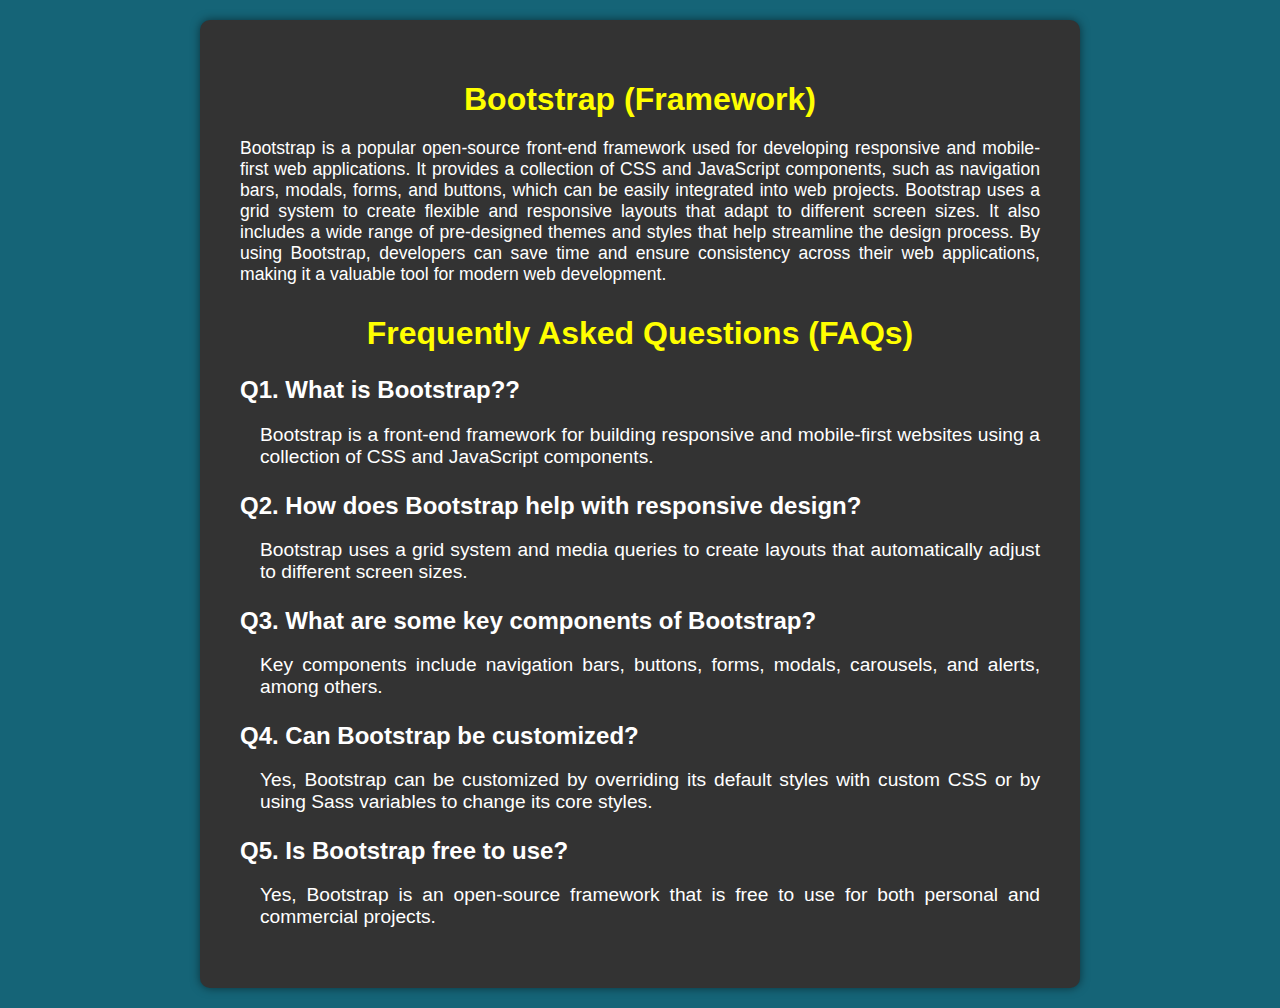
<file: Bootstrap.html>
<!DOCTYPE html>
<html lang="en">
<head>
    <meta charset="UTF-8">
    <meta name="viewport" content="width=device-width, initial-scale=1.0">
    <title>Bootstrap Details</title>
    <link rel="stylesheet" href="CSS/HyperTextMarkupLanguage.css">
</head>
<body>
    <div class="container">
        <h1>Bootstrap (Framework)</h1>
        <p>Bootstrap is a popular open-source front-end framework used for developing responsive and mobile-first web applications. It provides a collection of CSS and JavaScript components, such as navigation bars, modals, forms, and buttons, which can be easily integrated into web projects. Bootstrap uses a grid system to create flexible and responsive layouts that adapt to different screen sizes. It also includes a wide range of pre-designed themes and styles that help streamline the design process. By using Bootstrap, developers can save time and ensure consistency across their web applications, making it a valuable tool for modern web development.</p>
        <h2>Frequently Asked Questions (FAQs)</h2>
        <div class="faq">
            <div class="faq-item">
                <h3>Q1. What is Bootstrap??</h3>
                <p>Bootstrap is a front-end framework for building responsive and mobile-first websites using a collection of CSS and JavaScript components.</p>
            </div>
            <div class="faq-item">
                <h3>Q2. How does Bootstrap help with responsive design?</h3>
                <p>Bootstrap uses a grid system and media queries to create layouts that automatically adjust to different screen sizes.</p>
            </div>
            <div class="faq-item">
                <h3>Q3. What are some key components of Bootstrap?</h3>
                <p>Key components include navigation bars, buttons, forms, modals, carousels, and alerts, among others.</p>
            </div>
            <div class="faq-item">
                <h3>Q4. Can Bootstrap be customized?</h3>
                <p>Yes, Bootstrap can be customized by overriding its default styles with custom CSS or by using Sass variables to change its core styles.</p>
            </div>
            <div class="faq-item">
                <h3>Q5. Is Bootstrap free to use?</h3>
                <p>Yes, Bootstrap is an open-source framework that is free to use for both personal and commercial projects.</p>
            </div>
        </div>
    </div>
</body>
</html>
</file>
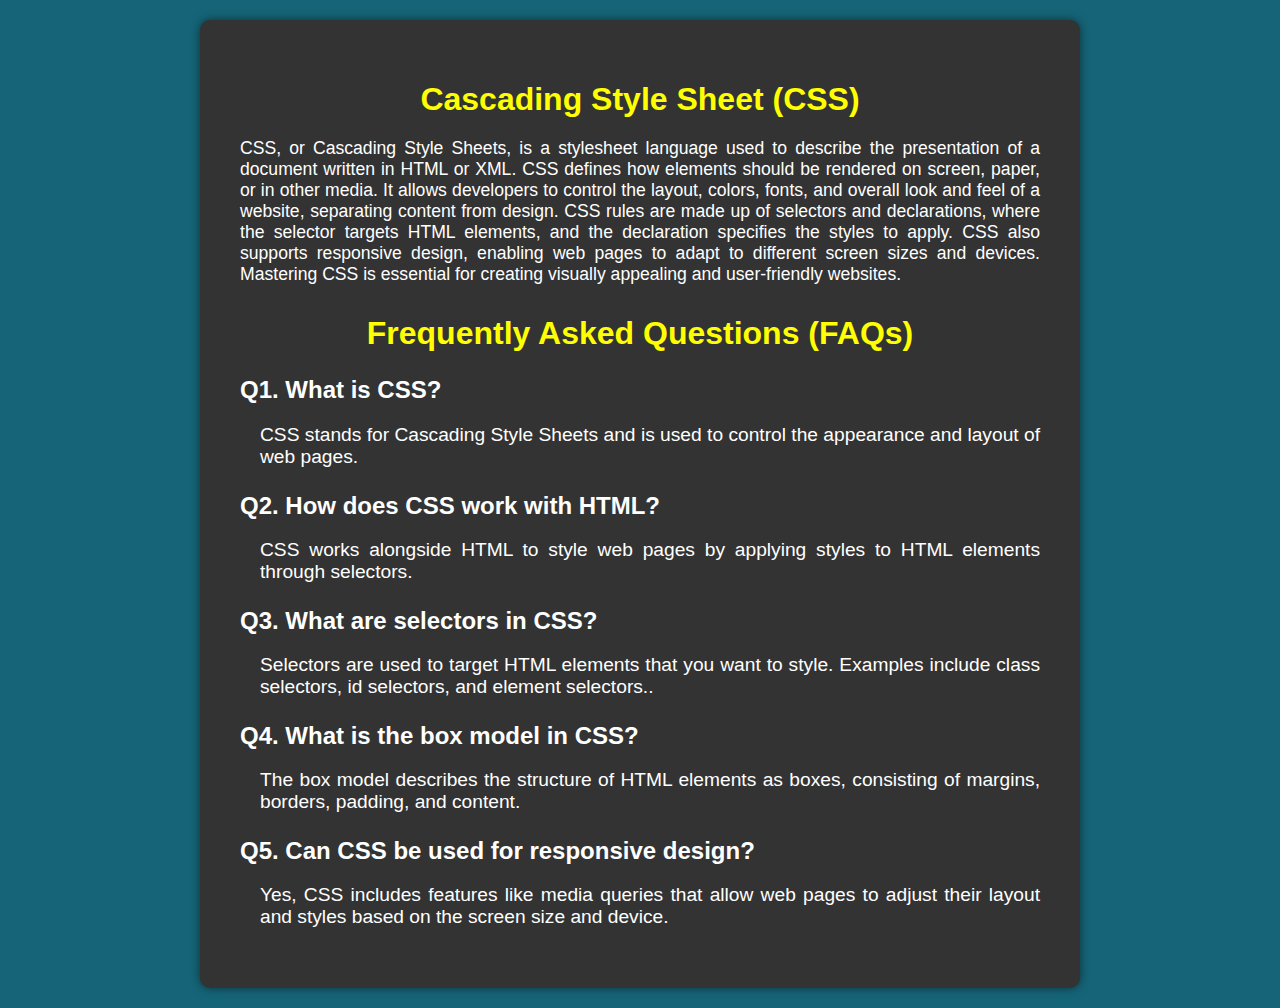
<file: CascadingStyleSheet.html>
<!DOCTYPE html>
<html lang="en">
<head>
    <meta charset="UTF-8">
    <meta name="viewport" content="width=device-width, initial-scale=1.0">
    <title>Cascading Style Sheet Details</title>
    <link rel="stylesheet" href="CSS/HyperTextMarkupLanguage.css">
</head>
<body>
    <div class="container">
        <h1>Cascading Style Sheet (CSS)</h1>
        <p>CSS, or Cascading Style Sheets, is a stylesheet language used to describe the presentation of a document written in HTML or XML. CSS defines how elements should be rendered on screen, paper, or in other media. It allows developers to control the layout, colors, fonts, and overall look and feel of a website, separating content from design. CSS rules are made up of selectors and declarations, where the selector targets HTML elements, and the declaration specifies the styles to apply. CSS also supports responsive design, enabling web pages to adapt to different screen sizes and devices. Mastering CSS is essential for creating visually appealing and user-friendly websites.</p>
        <h2>Frequently Asked Questions (FAQs)</h2>
        <div class="faq">
            <div class="faq-item">
                <h3>Q1. What is CSS?</h3>
                <p>CSS stands for Cascading Style Sheets and is used to control the appearance and layout of web pages.</p>
            </div>
            <div class="faq-item">
                <h3>Q2. How does CSS work with HTML?</h3>
                <p>CSS works alongside HTML to style web pages by applying styles to HTML elements through selectors.</p>
            </div>
            <div class="faq-item">
                <h3>Q3. What are selectors in CSS?</h3>
                <p>Selectors are used to target HTML elements that you want to style. Examples include class selectors, id selectors, and element selectors..</p>
            </div>
            <div class="faq-item">
                <h3>Q4. What is the box model in CSS?</h3>
                <p>The box model describes the structure of HTML elements as boxes, consisting of margins, borders, padding, and content.</p>
            </div>
            <div class="faq-item">
                <h3>Q5. Can CSS be used for responsive design?</h3>
                <p>Yes, CSS includes features like media queries that allow web pages to adjust their layout and styles based on the screen size and device.</p>
            </div>
        </div>
    </div>
</body>
</html>
</file>
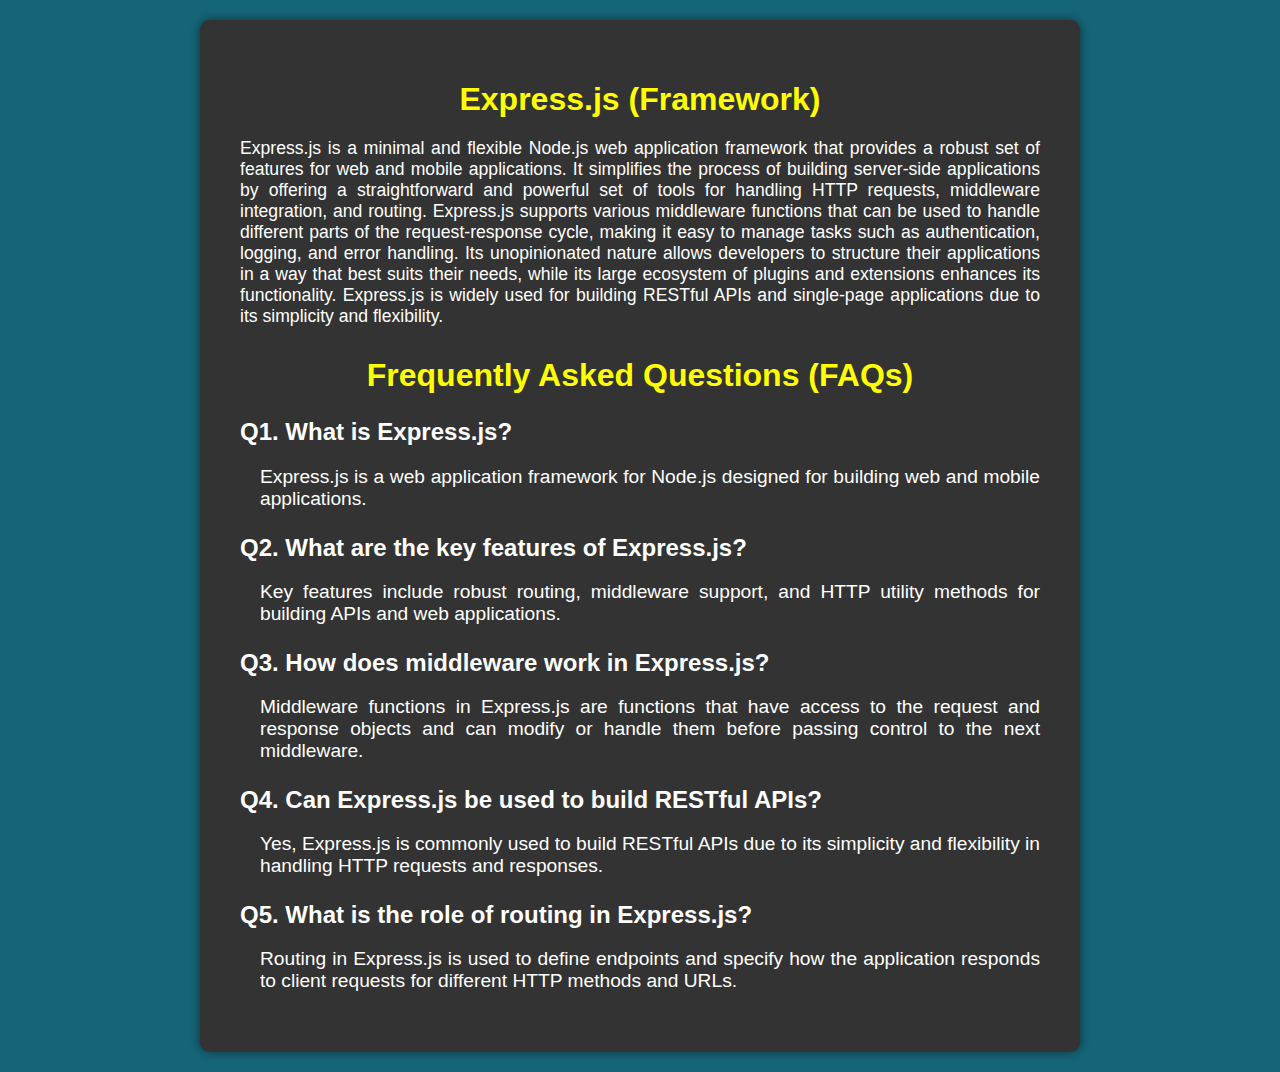
<file: Express.html>
<!DOCTYPE html>
<html lang="en">
<head>
    <meta charset="UTF-8">
    <meta name="viewport" content="width=device-width, initial-scale=1.0">
    <title>Express.js Details</title>
    <link rel="stylesheet" href="CSS/HyperTextMarkupLanguage.css">
</head>
<body>
    <div class="container">
        <h1>Express.js (Framework)</h1>
        <p>Express.js is a minimal and flexible Node.js web application framework that provides a robust set of features for web and mobile applications. It simplifies the process of building server-side applications by offering a straightforward and powerful set of tools for handling HTTP requests, middleware integration, and routing. Express.js supports various middleware functions that can be used to handle different parts of the request-response cycle, making it easy to manage tasks such as authentication, logging, and error handling. Its unopinionated nature allows developers to structure their applications in a way that best suits their needs, while its large ecosystem of plugins and extensions enhances its functionality. Express.js is widely used for building RESTful APIs and single-page applications due to its simplicity and flexibility.</p>
        <h2>Frequently Asked Questions (FAQs)</h2>
        <div class="faq">
            <div class="faq-item">
                <h3>Q1. What is Express.js?</h3>
                <p>Express.js is a web application framework for Node.js designed for building web and mobile applications.</p>
            </div>
            <div class="faq-item">
                <h3>Q2. What are the key features of Express.js?</h3>
                <p>Key features include robust routing, middleware support, and HTTP utility methods for building APIs and web applications.</p>
            </div>
            <div class="faq-item">
                <h3>Q3. How does middleware work in Express.js?</h3>
                <p>Middleware functions in Express.js are functions that have access to the request and response objects and can modify or handle them before passing control to the next middleware.</p>
            </div>
            <div class="faq-item">
                <h3>Q4. Can Express.js be used to build RESTful APIs?</h3>
                <p>Yes, Express.js is commonly used to build RESTful APIs due to its simplicity and flexibility in handling HTTP requests and responses.</p>
            </div>
            <div class="faq-item">
                <h3>Q5. What is the role of routing in Express.js?</h3>
                <p>Routing in Express.js is used to define endpoints and specify how the application responds to client requests for different HTTP methods and URLs.</p>
            </div>
        </div>
    </div>
</body>
</html>
</file>
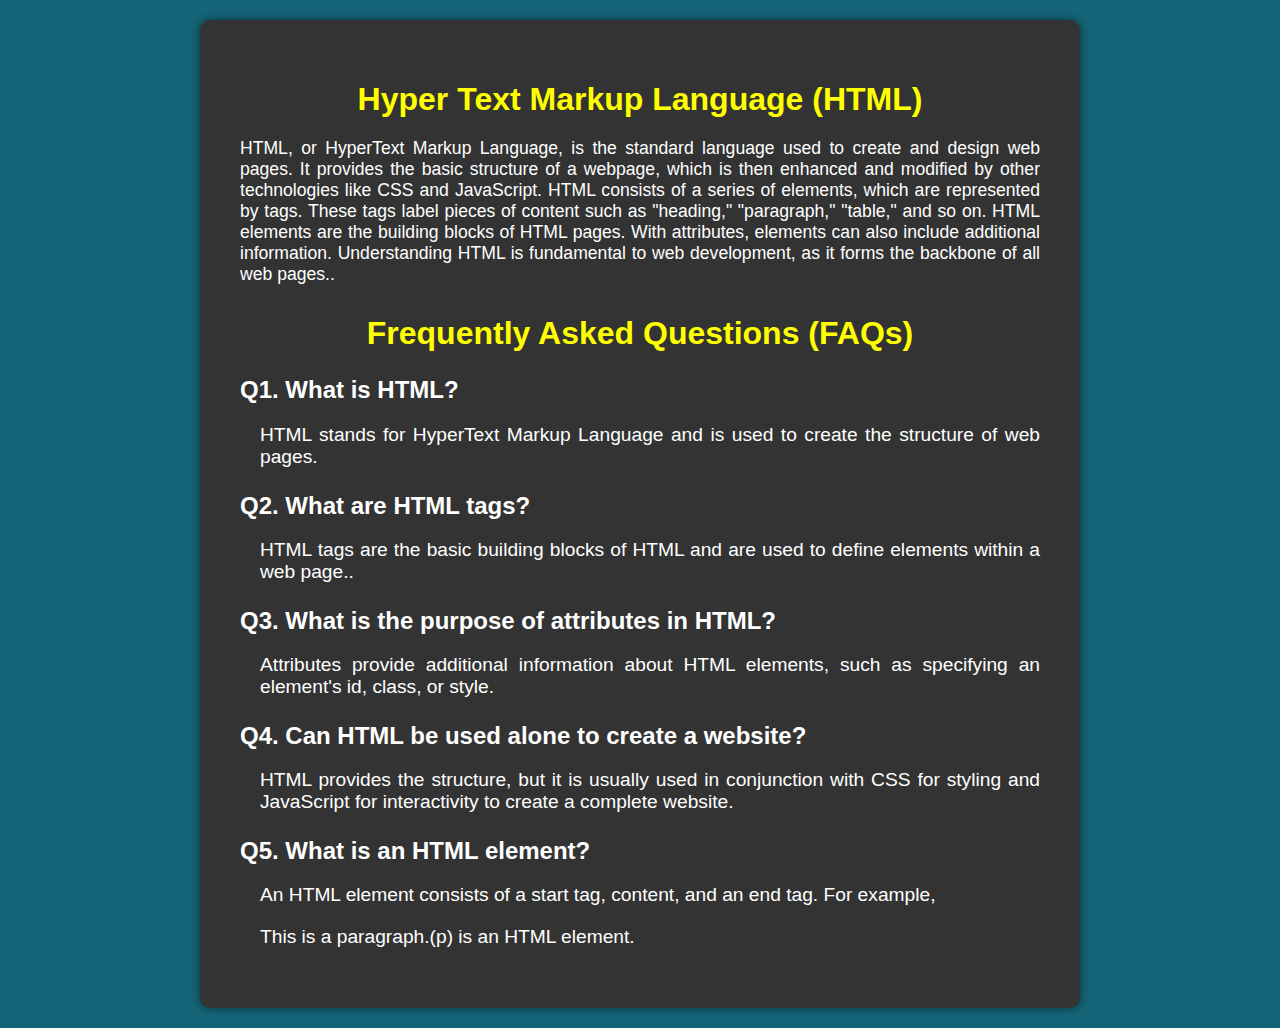
<file: HyperTextMarkupLanguage.html>
<!DOCTYPE html>
<html lang="en">
<head>
    <meta charset="UTF-8">
    <meta name="viewport" content="width=device-width, initial-scale=1.0">
    <title>Hyper Text Markup Language Details</title>
    <link rel="stylesheet" href="CSS/HyperTextMarkupLanguage.css">
</head>
<body>
    <div class="container">
        <h1>Hyper Text Markup Language (HTML)</h1>
        <p>HTML, or HyperText Markup Language, is the standard language used to create and design web pages. It provides the basic structure of a webpage, which is then enhanced and modified by other technologies like CSS and JavaScript. HTML consists of a series of elements, which are represented by tags. These tags label pieces of content such as "heading," "paragraph," "table," and so on. HTML elements are the building blocks of HTML pages. With attributes, elements can also include additional information. Understanding HTML is fundamental to web development, as it forms the backbone of all web pages..</p>
        <h2>Frequently Asked Questions (FAQs)</h2>
        <div class="faq">
            <div class="faq-item">
                <h3>Q1. What is HTML?</h3>
                <p>HTML stands for HyperText Markup Language and is used to create the structure of web pages.</p>
            </div>
            <div class="faq-item">
                <h3>Q2. What are HTML tags?</h3>
                <p>HTML tags are the basic building blocks of HTML and are used to define elements within a web page..</p>
            </div>
            <div class="faq-item">
                <h3>Q3. What is the purpose of attributes in HTML?</h3>
                <p>Attributes provide additional information about HTML elements, such as specifying an element's id, class, or style.</p>
            </div>
            <div class="faq-item">
                <h3>Q4. Can HTML be used alone to create a website?</h3>
                <p>HTML provides the structure, but it is usually used in conjunction with CSS for styling and JavaScript for interactivity to create a complete website.</p>
            </div>
            <div class="faq-item">
                <h3>Q5. What is an HTML element?</h3>
                <p>An HTML element consists of a start tag, content, and an end tag. For example, <p>This is a paragraph.(p) is an HTML element.</p>
            </div>
        </div>
    </div>
</body>
</html>
</file>
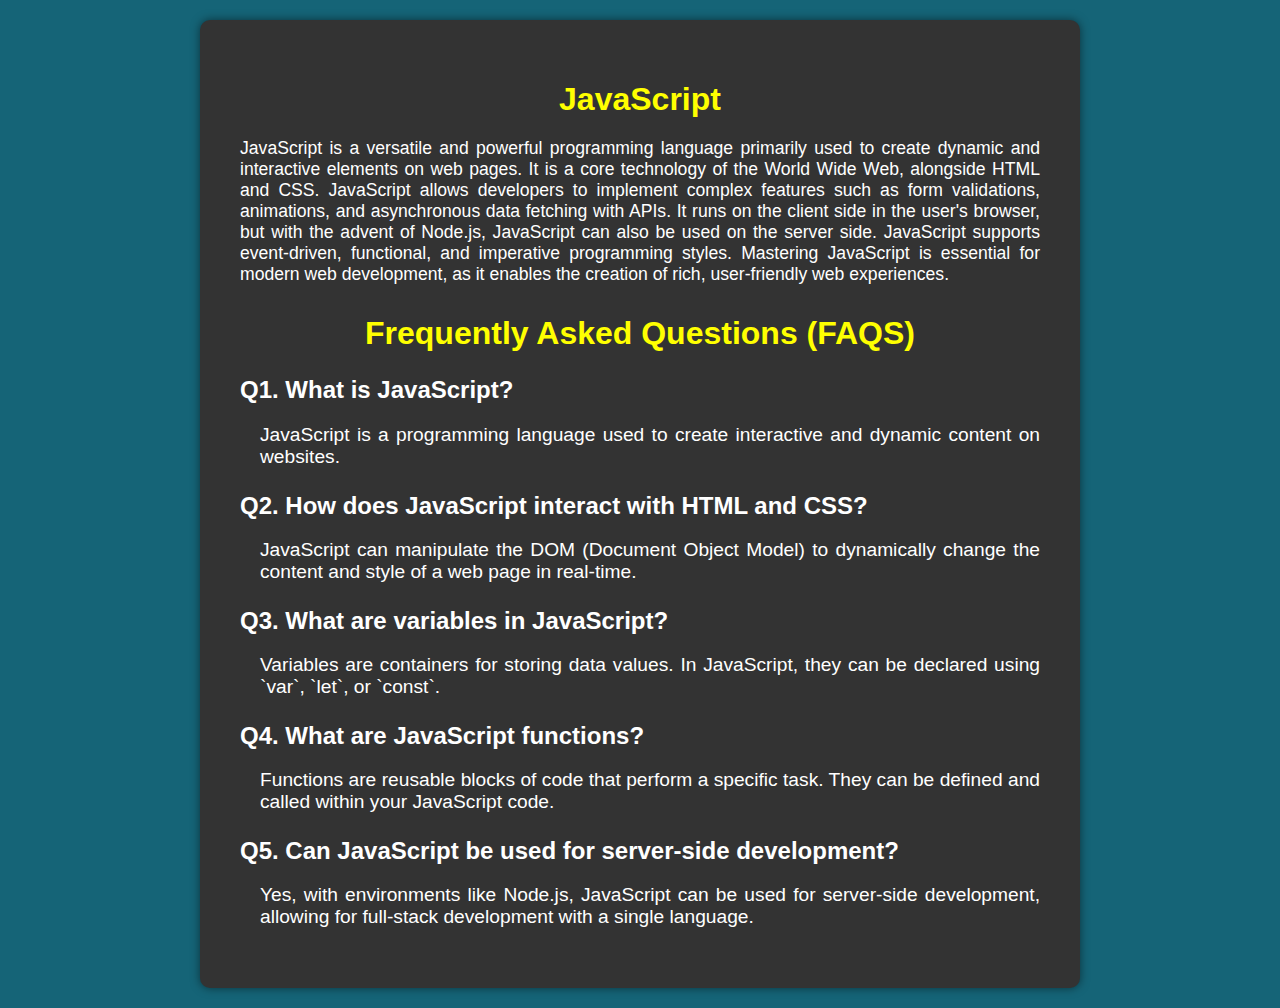
<file: JavaScript.html>
<!DOCTYPE html>
<html lang="en">
<head>
    <meta charset="UTF-8">
    <meta name="viewport" content="width=device-width, initial-scale=1.0">
    <title>JavaScript Details</title>
    <link rel="stylesheet" href="CSS/HyperTextMarkupLanguage.css">
</head>
<body>
    <div class="container">
        <h1>JavaScript</h1>
        <p>JavaScript is a versatile and powerful programming language primarily used to create dynamic and interactive elements on web pages. It is a core technology of the World Wide Web, alongside HTML and CSS. JavaScript allows developers to implement complex features such as form validations, animations, and asynchronous data fetching with APIs. It runs on the client side in the user's browser, but with the advent of Node.js, JavaScript can also be used on the server side. JavaScript supports event-driven, functional, and imperative programming styles. Mastering JavaScript is essential for modern web development, as it enables the creation of rich, user-friendly web experiences.</p>
        <h2>Frequently Asked Questions (FAQS)</h2>
        <div class="faq">
            <div class="faq-item">
                <h3>Q1. What is JavaScript?</h3>
                <p>JavaScript is a programming language used to create interactive and dynamic content on websites.</p>
            </div>
            <div class="faq-item">
                <h3>Q2. How does JavaScript interact with HTML and CSS?</h3>
                <p>JavaScript can manipulate the DOM (Document Object Model) to dynamically change the content and style of a web page in real-time.</p>
            </div>
            <div class="faq-item">
                <h3>Q3. What are variables in JavaScript?</h3>
                <p>Variables are containers for storing data values. In JavaScript, they can be declared using `var`, `let`, or `const`.</p>
            </div>
            <div class="faq-item">
                <h3>Q4. What are JavaScript functions?</h3>
                <p>Functions are reusable blocks of code that perform a specific task. They can be defined and called within your JavaScript code.</p>
            </div>
            <div class="faq-item">
                <h3>Q5. Can JavaScript be used for server-side development?</h3>
                <p>Yes, with environments like Node.js, JavaScript can be used for server-side development, allowing for full-stack development with a single language.</p>
            </div>
        </div>
    </div>
</body>
</html>
</file>
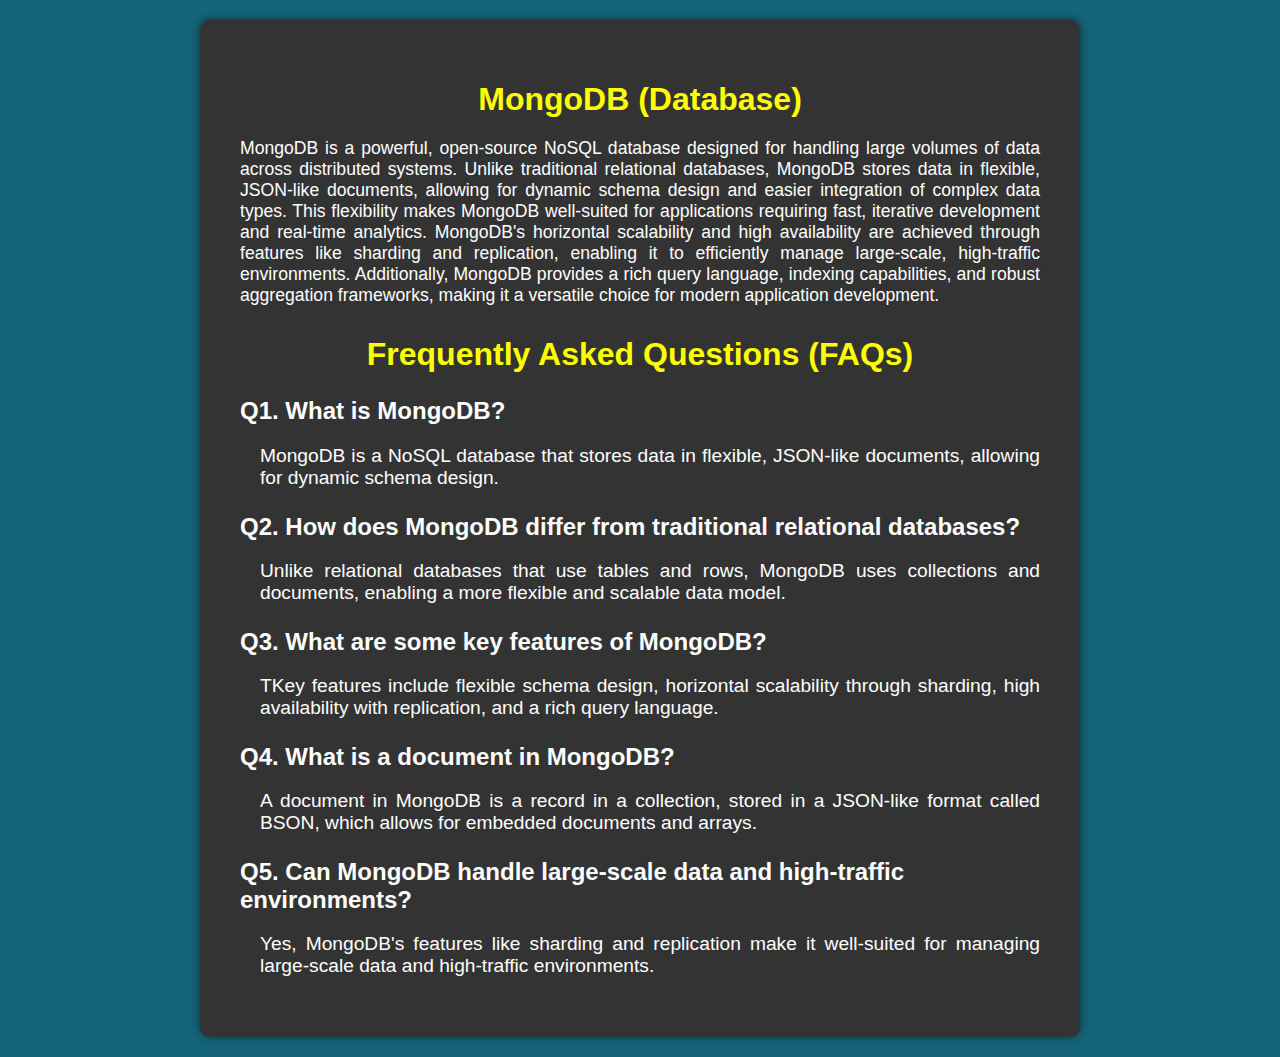
<file: MongoDB.html>
<!DOCTYPE html>
<html lang="en">
<head>
    <meta charset="UTF-8">
    <meta name="viewport" content="width=device-width, initial-scale=1.0">
    <title>MongoDB Details</title>
    <link rel="stylesheet" href="CSS/HyperTextMarkupLanguage.css">
</head>
<body>
    <div class="container">
        <h1>MongoDB (Database)</h1>
        <p>MongoDB is a powerful, open-source NoSQL database designed for handling large volumes of data across distributed systems. Unlike traditional relational databases, MongoDB stores data in flexible, JSON-like documents, allowing for dynamic schema design and easier integration of complex data types. This flexibility makes MongoDB well-suited for applications requiring fast, iterative development and real-time analytics. MongoDB's horizontal scalability and high availability are achieved through features like sharding and replication, enabling it to efficiently manage large-scale, high-traffic environments. Additionally, MongoDB provides a rich query language, indexing capabilities, and robust aggregation frameworks, making it a versatile choice for modern application development.</p>
        <h2>Frequently Asked Questions (FAQs)</h2>
        <div class="faq">
            <div class="faq-item">
                <h3>Q1. What is MongoDB?</h3>
                <p>MongoDB is a NoSQL database that stores data in flexible, JSON-like documents, allowing for dynamic schema design.</p>
            </div>
            <div class="faq-item">
                <h3>Q2. How does MongoDB differ from traditional relational databases?</h3>
                <p>Unlike relational databases that use tables and rows, MongoDB uses collections and documents, enabling a more flexible and scalable data model.</p>
            </div>
            <div class="faq-item">
                <h3>Q3. What are some key features of MongoDB?</h3>
                <p>TKey features include flexible schema design, horizontal scalability through sharding, high availability with replication, and a rich query language.</p>
            </div>
            <div class="faq-item">
                <h3>Q4. What is a document in MongoDB?</h3>
                <p>A document in MongoDB is a record in a collection, stored in a JSON-like format called BSON, which allows for embedded documents and arrays.</p>
            </div>
            <div class="faq-item">
                <h3>Q5. Can MongoDB handle large-scale data and high-traffic environments?</h3>
                <p>Yes, MongoDB's features like sharding and replication make it well-suited for managing large-scale data and high-traffic environments.</p>
            </div>
        </div>
    </div>
</body>
</html>
</file>
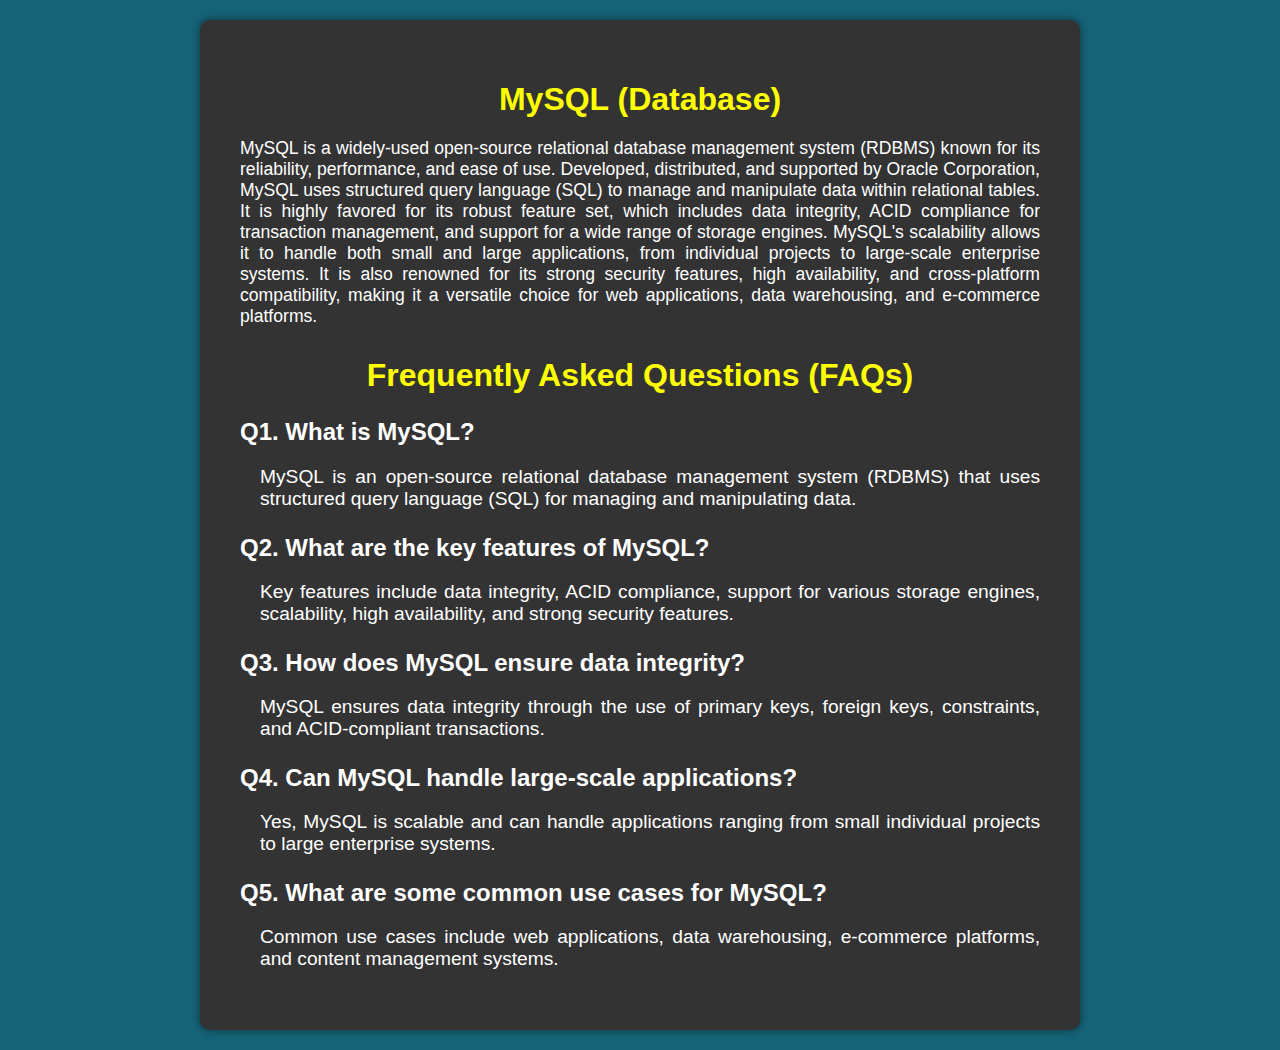
<file: MySql.html>
<!DOCTYPE html>
<html lang="en">
<head>
    <meta charset="UTF-8">
    <meta name="viewport" content="width=device-width, initial-scale=1.0">
    <title>MySQL Details</title>
    <link rel="stylesheet" href="CSS/HyperTextMarkupLanguage.css">
</head>
<body>
    <div class="container">
        <h1>MySQL (Database)</h1>
        <p>MySQL is a widely-used open-source relational database management system (RDBMS) known for its reliability, performance, and ease of use. Developed, distributed, and supported by Oracle Corporation, MySQL uses structured query language (SQL) to manage and manipulate data within relational tables. It is highly favored for its robust feature set, which includes data integrity, ACID compliance for transaction management, and support for a wide range of storage engines. MySQL's scalability allows it to handle both small and large applications, from individual projects to large-scale enterprise systems. It is also renowned for its strong security features, high availability, and cross-platform compatibility, making it a versatile choice for web applications, data warehousing, and e-commerce platforms.</p>
        <h2>Frequently Asked Questions (FAQs)</h2>
        <div class="faq">
            <div class="faq-item">
                <h3>Q1. What is MySQL?</h3>
                <p>MySQL is an open-source relational database management system (RDBMS) that uses structured query language (SQL) for managing and manipulating data.</p>
            </div>
            <div class="faq-item">
                <h3>Q2. What are the key features of MySQL?</h3>
                <p>Key features include data integrity, ACID compliance, support for various storage engines, scalability, high availability, and strong security features.</p>
            </div>
            <div class="faq-item">
                <h3>Q3. How does MySQL ensure data integrity?</h3>
                <p>MySQL ensures data integrity through the use of primary keys, foreign keys, constraints, and ACID-compliant transactions.</p>
            </div>
            <div class="faq-item">
                <h3>Q4. Can MySQL handle large-scale applications?</h3>
                <p>Yes, MySQL is scalable and can handle applications ranging from small individual projects to large enterprise systems.</p>
            </div>
            <div class="faq-item">
                <h3>Q5. What are some common use cases for MySQL?</h3>
                <p>Common use cases include web applications, data warehousing, e-commerce platforms, and content management systems.</p>
            </div>
        </div>
    </div>
</body>
</html>
</file>
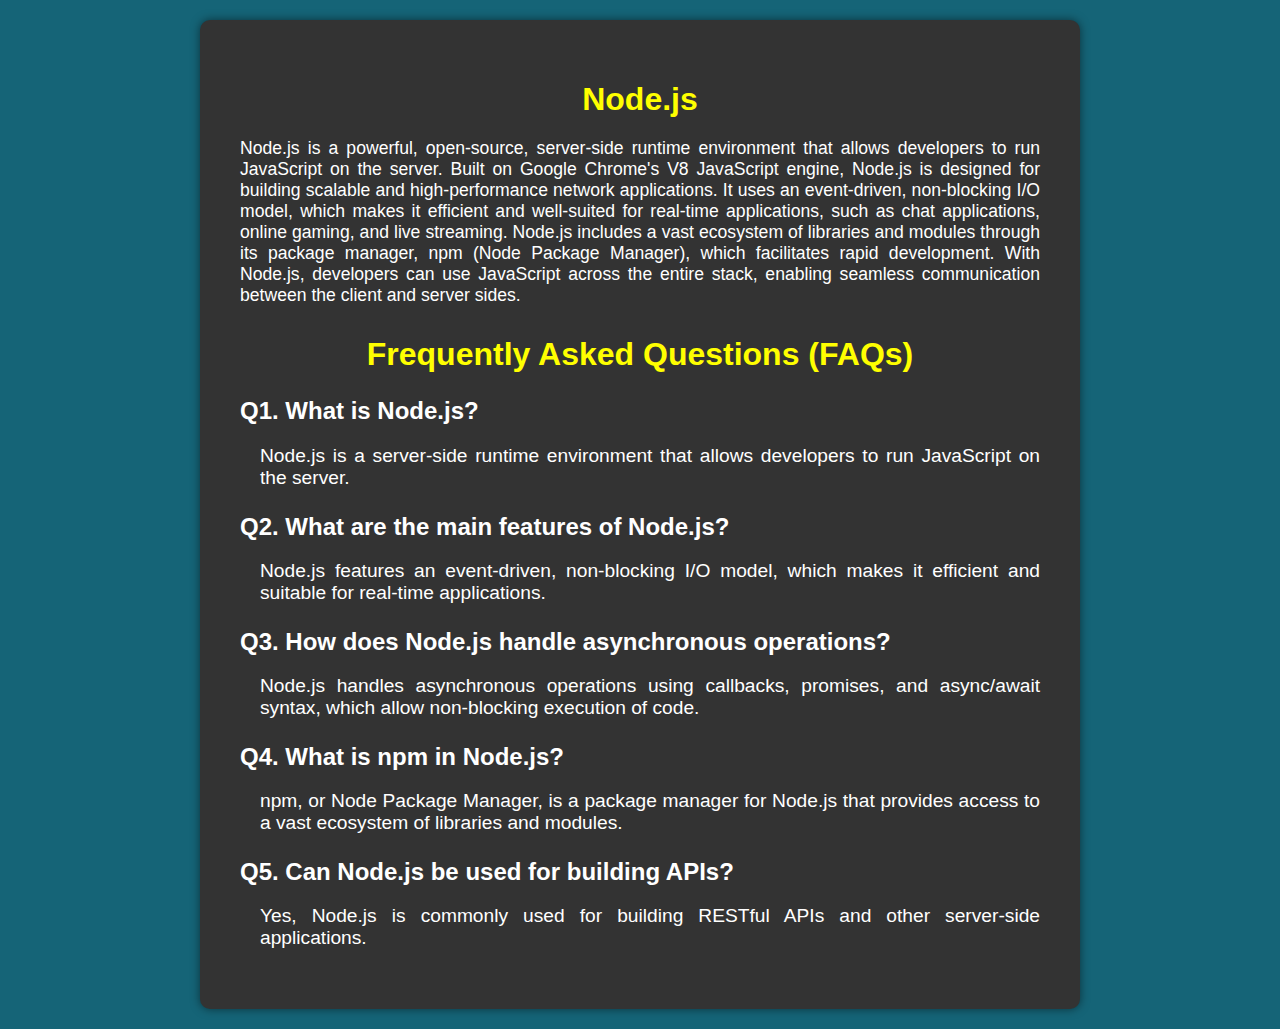
<file: Node.html>
<!DOCTYPE html>
<html lang="en">
<head>
    <meta charset="UTF-8">
    <meta name="viewport" content="width=device-width, initial-scale=1.0">
    <title>Node.js Details</title>
    <link rel="stylesheet" href="CSS/HyperTextMarkupLanguage.css">
</head>
<body>
    <div class="container">
        <h1>Node.js</h1>
        <p>Node.js is a powerful, open-source, server-side runtime environment that allows developers to run JavaScript on the server. Built on Google Chrome's V8 JavaScript engine, Node.js is designed for building scalable and high-performance network applications. It uses an event-driven, non-blocking I/O model, which makes it efficient and well-suited for real-time applications, such as chat applications, online gaming, and live streaming. Node.js includes a vast ecosystem of libraries and modules through its package manager, npm (Node Package Manager), which facilitates rapid development. With Node.js, developers can use JavaScript across the entire stack, enabling seamless communication between the client and server sides.</p>
        <h2>Frequently Asked Questions (FAQs)</h2>
        <div class="faq">
            <div class="faq-item">
                <h3>Q1. What is Node.js?</h3>
                <p>Node.js is a server-side runtime environment that allows developers to run JavaScript on the server.</p>
            </div>
            <div class="faq-item">
                <h3>Q2. What are the main features of Node.js?</h3>
                <p>Node.js features an event-driven, non-blocking I/O model, which makes it efficient and suitable for real-time applications.</p>
            </div>
            <div class="faq-item">
                <h3>Q3. How does Node.js handle asynchronous operations?</h3>
                <p>Node.js handles asynchronous operations using callbacks, promises, and async/await syntax, which allow non-blocking execution of code.</p>
            </div>
            <div class="faq-item">
                <h3>Q4. What is npm in Node.js?</h3>
                <p>npm, or Node Package Manager, is a package manager for Node.js that provides access to a vast ecosystem of libraries and modules.</p>
            </div>
            <div class="faq-item">
                <h3>Q5. Can Node.js be used for building APIs?</h3>
                <p>Yes, Node.js is commonly used for building RESTful APIs and other server-side applications.</p>
            </div>
        </div>
    </div>
</body>
</html>
</file>
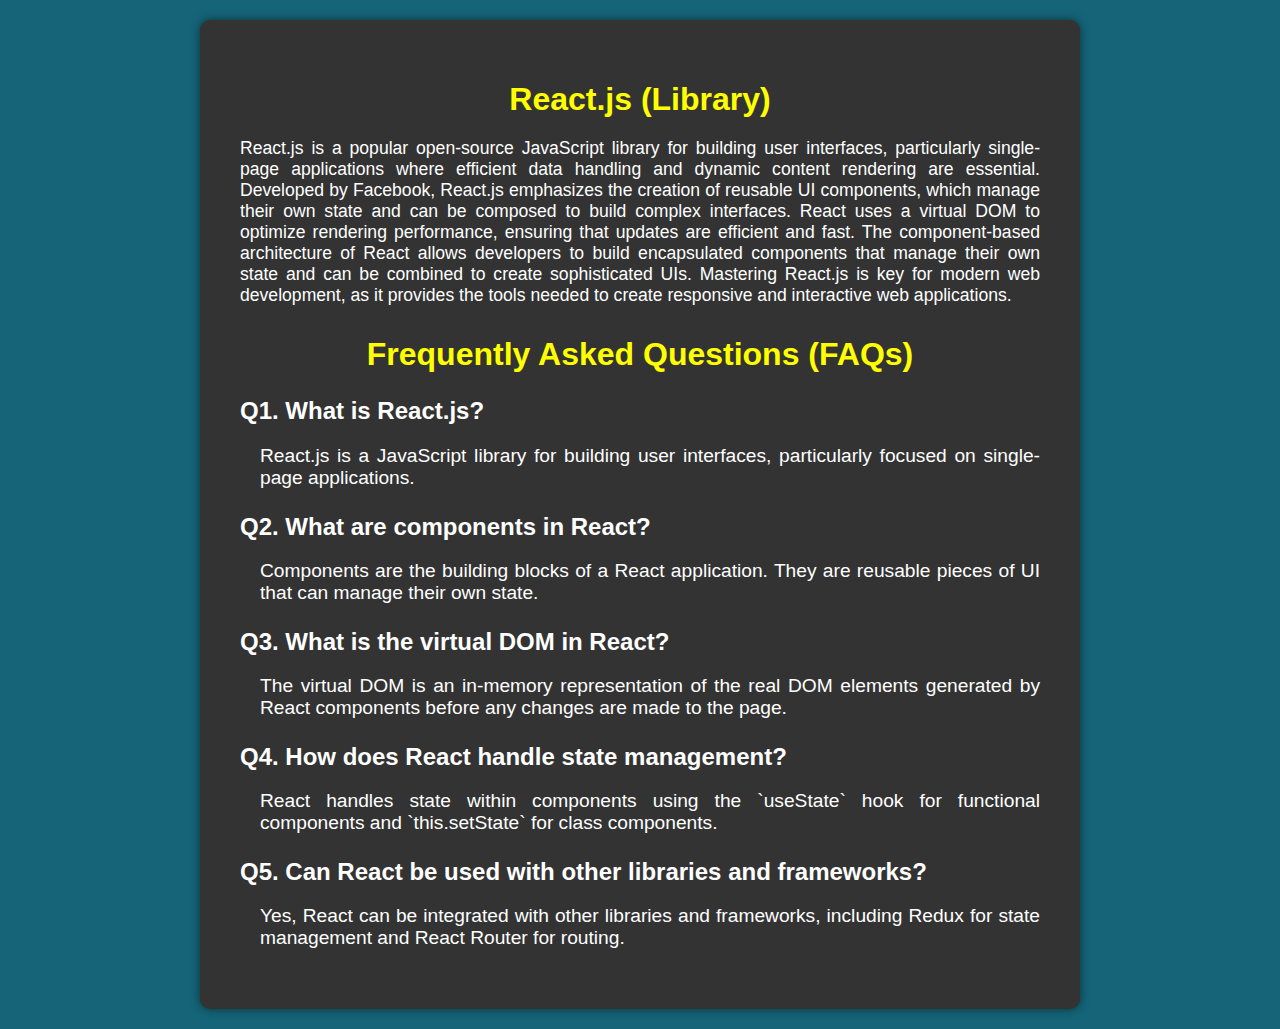
<file: React.html>
<!DOCTYPE html>
<html lang="en">
<head>
    <meta charset="UTF-8">
    <meta name="viewport" content="width=device-width, initial-scale=1.0">
    <title>React.js Details</title>
    <link rel="stylesheet" href="CSS/HyperTextMarkupLanguage.css">
</head>
<body>
    <div class="container">
        <h1>React.js (Library)</h1>
        <p>React.js is a popular open-source JavaScript library for building user interfaces, particularly single-page applications where efficient data handling and dynamic content rendering are essential. Developed by Facebook, React.js emphasizes the creation of reusable UI components, which manage their own state and can be composed to build complex interfaces. React uses a virtual DOM to optimize rendering performance, ensuring that updates are efficient and fast. The component-based architecture of React allows developers to build encapsulated components that manage their own state and can be combined to create sophisticated UIs. Mastering React.js is key for modern web development, as it provides the tools needed to create responsive and interactive web applications.</p>
        <h2>Frequently Asked Questions (FAQs)</h2>
        <div class="faq">
            <div class="faq-item">
                <h3>Q1. What is React.js?</h3>
                <p>React.js is a JavaScript library for building user interfaces, particularly focused on single-page applications.</p>
            </div>
            <div class="faq-item">
                <h3>Q2. What are components in React?</h3>
                <p>Components are the building blocks of a React application. They are reusable pieces of UI that can manage their own state.</p>
            </div>
            <div class="faq-item">
                <h3>Q3. What is the virtual DOM in React?</h3>
                <p>The virtual DOM is an in-memory representation of the real DOM elements generated by React components before any changes are made to the page.</p>
            </div>
            <div class="faq-item">
                <h3>Q4. How does React handle state management?</h3>
                <p>React handles state within components using the `useState` hook for functional components and `this.setState` for class components.</p>
            </div>
            <div class="faq-item">
                <h3>Q5. Can React be used with other libraries and frameworks?</h3>
                <p>Yes, React can be integrated with other libraries and frameworks, including Redux for state management and React Router for routing.</p>
            </div>
        </div>
    </div>
</body>
</html>
</file>
<file: CSS/HyperTextMarkupLanguage.css>
body {
    background-color: rgb(21, 100, 119);
    color: white;
    font-family: Arial, sans-serif;
    display: flex;
    justify-content: center;
    align-items: center;
    min-height: 100vh;
    margin: 0;
    padding: 20px;
    flex-direction: column;
    animation: fadeIn 2s ease-in-out;
}

@keyframes fadeIn {
    from { opacity: 0; }
    to { opacity: 1; }
}

.container {
    max-width: 800px;
    background-color: #333;
    padding: 40px;
    border-radius: 10px;
    box-shadow: 0 0 10px rgba(0, 0, 0, 0.5);
    animation: slideUp 1s ease-in-out;
}

@keyframes slideUp {
    from { transform: translateY(50px); opacity: 0; }
    to { transform: translateY(0); opacity: 1; }
}

h1 {
    color: yellow;
    font-size: 2rem;
    margin-bottom: 20px;
    text-align: center;
}

p {
    font-size: 1.1rem;
    margin-bottom: 20px;
    text-align: justify;
}

h2 {
    font-size: 2rem;
    margin-top: 30px;
    margin-bottom: 20px;
    text-align: center;
    color: yellow;
}

.faq {
    margin-top: 20px;
}

.faq-item {
    margin-bottom: 20px;
}

.faq-item h3 {
    font-size: 1.5rem;
    margin-bottom: 10px;
    animation: slideInLeft 1s ease-in-out;
}

.faq-item p {
    font-size: 1.2rem;
    margin-left: 20px;
    animation: slideInRight 1s ease-in-out;
}

@keyframes slideInLeft {
    from { transform: translateX(-50px); opacity: 0; }
    to { transform: translateX(0); opacity: 1; }
}

@keyframes slideInRight {
    from { transform: translateX(50px); opacity: 0; }
    to { transform: translateX(0); opacity: 1; }
}

/* Media Queries for Responsiveness */
@media (max-width: 768px) {
    .container {
        padding: 20px;
    }

    h1, h2 {
        font-size: 1.5rem;
    }

    p, .faq-item h3, .faq-item p {
        font-size: 1rem;
    }
}

@media (max-width: 480px) {
    h1, h2 {
        font-size: 1.2rem;
    }

    p, .faq-item h3, .faq-item p {
        font-size: 0.9rem;
    }
}
</file>
